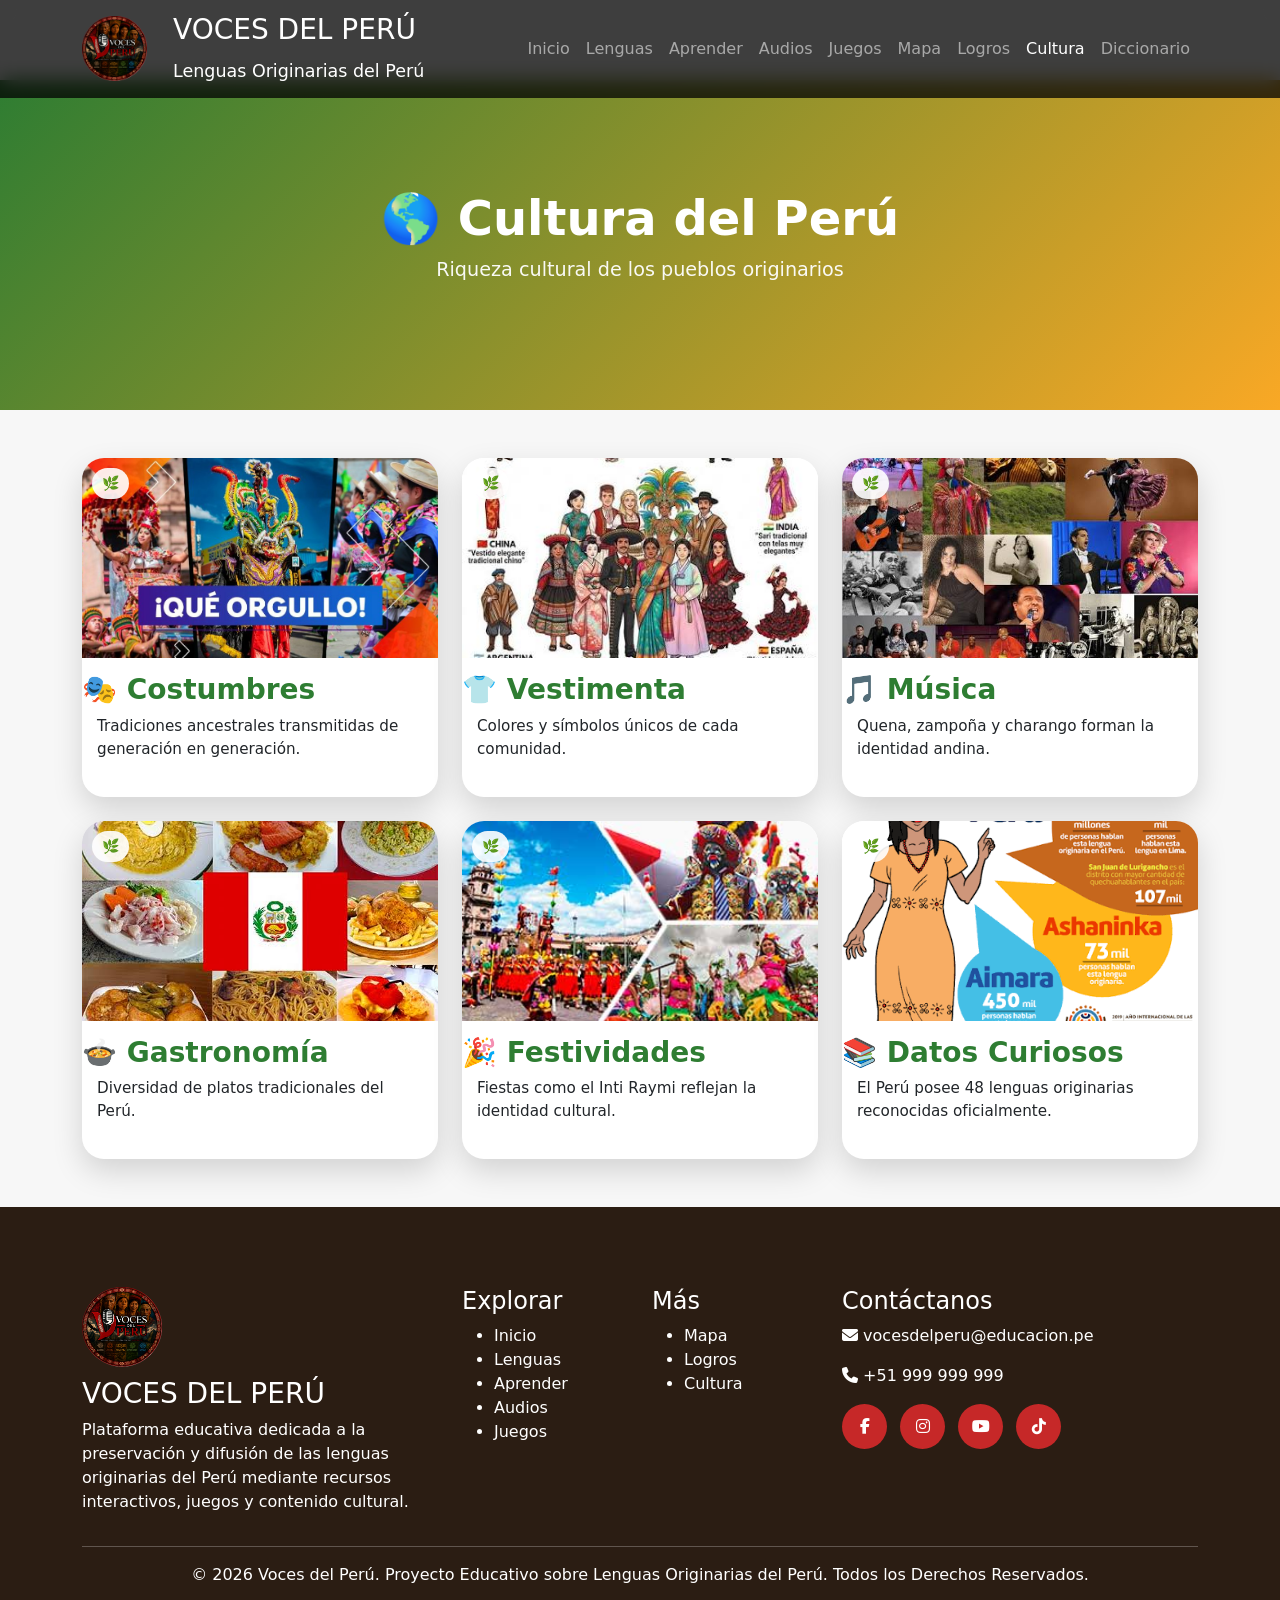
<file: html/cultura.html>
<!DOCTYPE html>
<html lang="es">
<head>
    <meta charset="UTF-8">
    <meta name="viewport" content="width=device-width, initial-scale=1.0">
    <title>Cultura | Voces del Perú</title>
    <link href="https://cdn.jsdelivr.net/npm/bootstrap@5.3.5/dist/css/bootstrap.min.css" rel="stylesheet">
    <link rel="stylesheet" href="https://cdnjs.cloudflare.com/ajax/libs/font-awesome/6.6.0/css/all.min.css">
    <link rel="stylesheet" href="../css/estilos.css">
    <link rel="stylesheet" href="../css/cultura.css">
</head>

<body>
    <nav class="navbar navbar-expand-lg navbar-dark fixed-top menuPrincipal">

        <div class="container">

            <a class="navbar-brand d-flex align-items-center" href="../index.html">

                <img src="../media/img/logo.png" class="logo" alt="Logo">

                <div class="ms-3">
                    <h3>VOCES DEL PERÚ</h3>
                    <small>Lenguas Originarias del Perú</small>
                </div>

            </a>

            <button class="navbar-toggler" data-bs-toggle="collapse" data-bs-target="#menu">
                <span class="navbar-toggler-icon"></span>
            </button>

            <div class="collapse navbar-collapse" id="menu">

                <ul class="navbar-nav ms-auto">

                    <li class="nav-item"><a class="nav-link" href="../index.html">Inicio</a></li>
                    <li class="nav-item"><a class="nav-link" href="lenguas.html">Lenguas</a></li>
                    <li class="nav-item"><a class="nav-link" href="aprender.html">Aprender</a></li>
                    <li class="nav-item"><a class="nav-link" href="audios.html">Audios</a></li>
                    <li class="nav-item"><a class="nav-link" href="juegos.html">Juegos</a></li>
                    <li class="nav-item"><a class="nav-link" href="mapa.html">Mapa</a></li>
                    <li class="nav-item"><a class="nav-link" href="logros.html">Logros</a></li>
                    <li class="nav-item"><a class="nav-link active" href="cultura.html">Cultura</a></li>
                    <li class="nav-item"><a class="nav-link" href="diccionario.html">Diccionario</a></li>

                </ul>

            </div>

        </div>

    </nav>
    <section class="culturaHero text-center">

        <div class="container">

            <h1>🌎 Cultura del Perú</h1>
            <p>Riqueza cultural de los pueblos originarios</p>

        </div>

    </section>
    <section class="container py-5">

        <div class="row g-4">

            <div class="col-md-4">
                <div class="culturaCard">
                    <img src="../media/img/costumbres.jpg">
                    <h3>🎭 Costumbres</h3>
                    <p>Tradiciones ancestrales transmitidas de generación en generación.</p>
                </div>
            </div>

            <div class="col-md-4">
                <div class="culturaCard">
                    <img src="../media/img/vestimenta.jpg">
                    <h3>👕 Vestimenta</h3>
                    <p>Colores y símbolos únicos de cada comunidad.</p>
                </div>
            </div>

            <div class="col-md-4">
                <div class="culturaCard">
                    <img src="../media/img/musica.jpg">
                    <h3>🎵 Música</h3>
                    <p>Quena, zampoña y charango forman la identidad andina.</p>
                </div>
            </div>

            <div class="col-md-4">
                <div class="culturaCard">
                    <img src="../media/img/gastronomia.jpg">
                    <h3>🍲 Gastronomía</h3>
                    <p>Diversidad de platos tradicionales del Perú.</p>
                </div>
            </div>

            <div class="col-md-4">
                <div class="culturaCard">
                    <img src="../media/img/festividades.jpg">
                    <h3>🎉 Festividades</h3>
                    <p>Fiestas como el Inti Raymi reflejan la identidad cultural.</p>
                </div>
            </div>

            <div class="col-md-4">
                <div class="culturaCard">
                    <img src="../media/img/datos curiosos.png">
                    <h3>📚 Datos Curiosos</h3>
                    <p>El Perú posee 48 lenguas originarias reconocidas oficialmente.</p>
                </div>
            </div>

        </div>

    </section>
    <footer class="footer">

        <div class="container">

            <div class="row gy-4">

                <div class="col-lg-4">

                    <img src="../media/img/logo.png" class="footerLogo" alt="Logo Voces del Perú">

                    <h3>VOCES DEL PERÚ</h3>

                    <p>
                        Plataforma educativa dedicada a la preservación y difusión de las
                        lenguas originarias del Perú mediante recursos interactivos,
                        juegos y contenido cultural.
                    </p>

                </div>

                <div class="col-lg-2">

                    <h4>Explorar</h4>

                    <ul>
                        <li><a href="../index.html">Inicio</a></li>
                        <li><a href="lenguas.html">Lenguas</a></li>
                        <li><a href="aprender.html">Aprender</a></li>
                        <li><a href="audios.html">Audios</a></li>
                        <li><a href="juegos.html">Juegos</a></li>
                    </ul>

                </div>

                <div class="col-lg-2">

                    <h4>Más</h4>

                    <ul>
                        <li><a href="mapa.html">Mapa</a></li>
                        <li><a href="logros.html">Logros</a></li>
                        <li><a href="cultura.html">Cultura</a></li>
                    </ul>

                </div>

                <div class="col-lg-4">

                    <h4>Contáctanos</h4>

                    <p><i class="fa-solid fa-envelope"></i> vocesdelperu@educacion.pe</p>
                    <p><i class="fa-solid fa-phone"></i> +51 999 999 999</p>

                    <div class="redes">
                        <a href="#"><i class="fab fa-facebook-f"></i></a>
                        <a href="#"><i class="fab fa-instagram"></i></a>
                        <a href="#"><i class="fab fa-youtube"></i></a>
                        <a href="#"><i class="fab fa-tiktok"></i></a>
                    </div>

                </div>

            </div>

            <hr>

            <div class="text-center">
                  © 2026 Voces del Perú. Proyecto Educativo sobre Lenguas Originarias del Perú. Todos los Derechos Reservados.
            </div>

        </div>

    </footer>

</body>

</html>
</file>
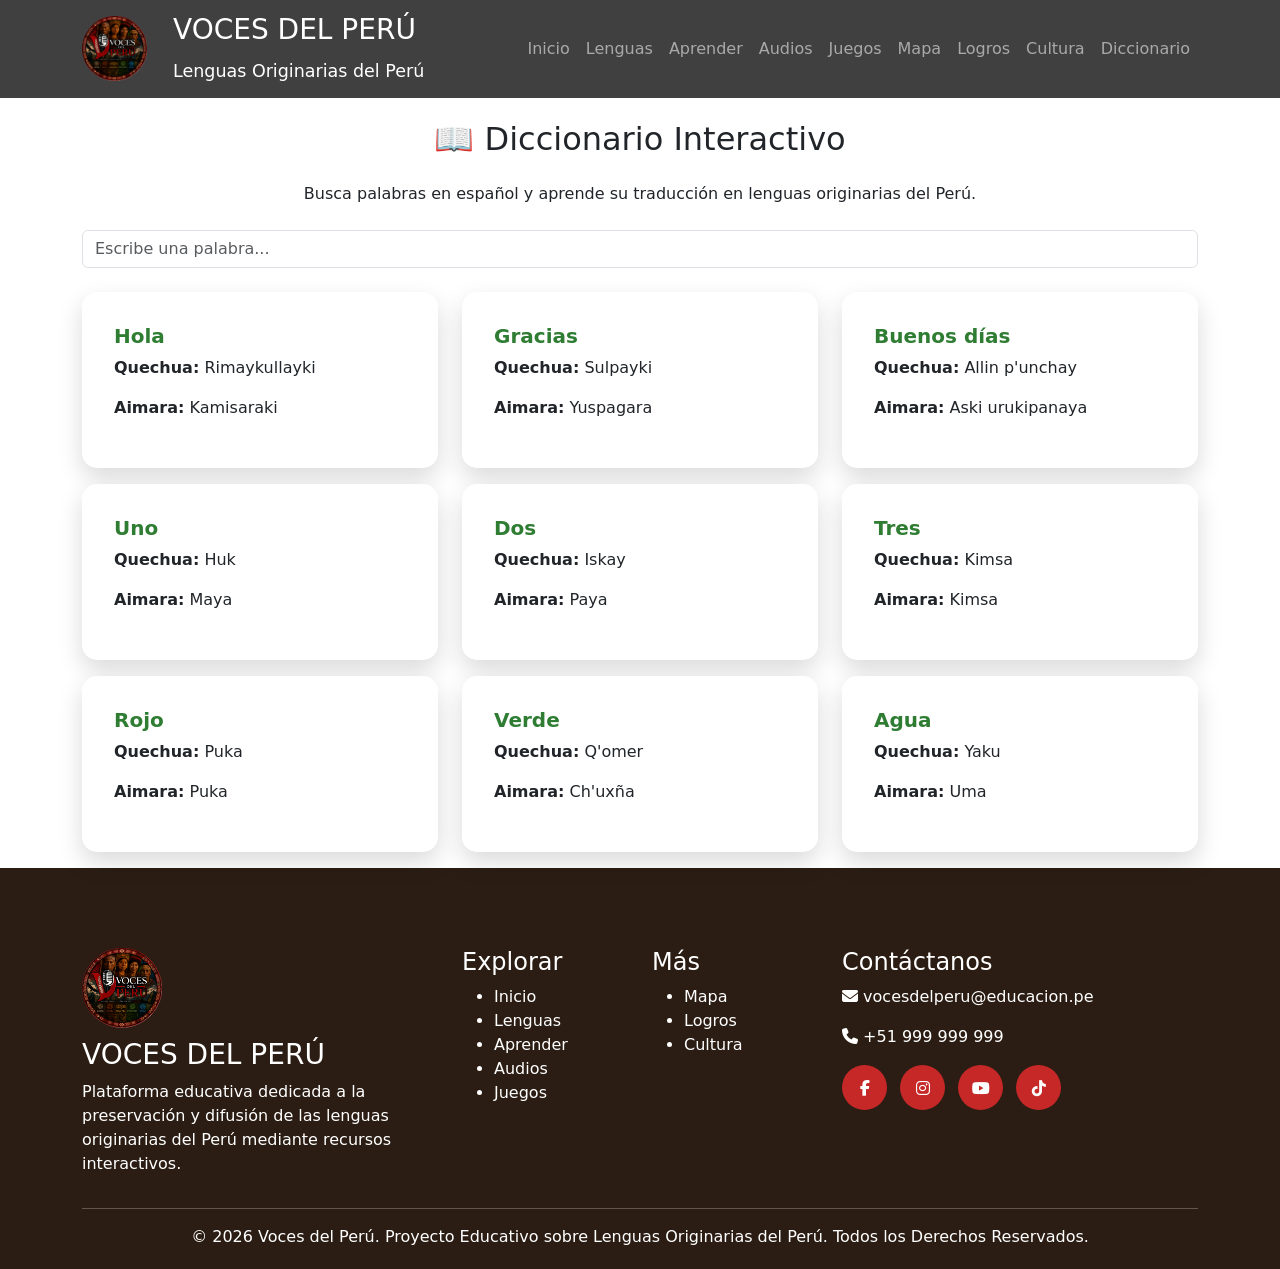
<file: html/diccionario.html>
<!DOCTYPE html>
<html lang="es">

<head>
    <meta charset="UTF-8">
    <meta name="viewport" content="width=device-width, initial-scale=1.0">
    <title>Diccionario | Voces del Perú</title>

    <!-- Bootstrap -->
    <link href="https://cdn.jsdelivr.net/npm/bootstrap@5.3.5/dist/css/bootstrap.min.css" rel="stylesheet">

    <!-- Iconos -->
    <link rel="stylesheet" href="https://cdnjs.cloudflare.com/ajax/libs/font-awesome/6.6.0/css/all.min.css">

    <!-- CSS general -->
    <link rel="stylesheet" href="../css/estilos.css">
    <link rel="stylesheet" href="../css/diccionario.css">
</head>

<body>

    <nav class="navbar navbar-expand-lg navbar-dark fixed-top menuPrincipal">

        <div class="container">

            <a class="navbar-brand d-flex align-items-center" href="../index.html">

                <img src="../media/img/logo.png" class="logo" alt="Logo">

                <div class="ms-3">
                    <h3>VOCES DEL PERÚ</h3>
                    <small>Lenguas Originarias del Perú</small>
                </div>

            </a>

            <button class="navbar-toggler" data-bs-toggle="collapse" data-bs-target="#menu">
                <span class="navbar-toggler-icon"></span>
            </button>

            <div class="collapse navbar-collapse" id="menu">

                <ul class="navbar-nav ms-auto">

                    <li class="nav-item"><a class="nav-link" href="../index.html">Inicio</a></li>
                    <li class="nav-item"><a class="nav-link" href="lenguas.html">Lenguas</a></li>
                    <li class="nav-item"><a class="nav-link" href="aprender.html">Aprender</a></li>
                    <li class="nav-item"><a class="nav-link" href="audios.html">Audios</a></li>
                    <li class="nav-item"><a class="nav-link" href="juegos.html">Juegos</a></li>
                    <li class="nav-item"><a class="nav-link" href="mapa.html">Mapa</a></li>
                    <li class="nav-item"><a class="nav-link" href="logros.html">Logros</a></li>
                    <li class="nav-item"><a class="nav-link" href="cultura.html">Cultura</a></li>
                    <li class="nav-item"><a class="nav-link" href="diccionario.html">Diccionario</a></li>

                </ul>

            </div>

        </div>

    </nav>

    <!-- ================= CONTENIDO ================= -->
    <section class="container" style="margin-top:120px">

        <h2 class="text-center mb-4">📖 Diccionario Interactivo</h2>

        <p class="text-center mb-4">
            Busca palabras en español y aprende su traducción en lenguas originarias del Perú.
        </p>

        <input type="text" id="buscador" class="form-control mb-4" placeholder="Escribe una palabra...">

        <div class="row" id="contenedorDiccionario"></div>

    </section>

    <!-- ================= FOOTER (IGUAL AL INDEX) ================= -->
    <footer class="footer">

        <div class="container">

            <div class="row gy-4">

                <!-- LOGO -->
                <div class="col-lg-4">

                    <img src="../media/img/logo.png" class="footerLogo" alt="Logo">

                    <h3>VOCES DEL PERÚ</h3>

                    <p>
                        Plataforma educativa dedicada a la preservación y difusión de las
                        lenguas originarias del Perú mediante recursos interactivos.
                    </p>

                </div>

                <!-- ENLACES -->
                <div class="col-lg-2">

                    <h4>Explorar</h4>

                    <ul>
                        <li><a href="../index.html">Inicio</a></li>
                        <li><a href="lenguas.html">Lenguas</a></li>
                        <li><a href="aprender.html">Aprender</a></li>
                        <li><a href="audios.html">Audios</a></li>
                        <li><a href="juegos.html">Juegos</a></li>
                    </ul>

                </div>

                <!-- MÁS -->
                <div class="col-lg-2">

                    <h4>Más</h4>

                    <ul>
                        <li><a href="mapa.html">Mapa</a></li>
                        <li><a href="logros.html">Logros</a></li>
                        <li><a href="cultura.html">Cultura</a></li>
                    </ul>

                </div>

                <!-- CONTACTO -->
                <div class="col-lg-4">

                    <h4>Contáctanos</h4>

                    <p><i class="fa-solid fa-envelope"></i> vocesdelperu@educacion.pe</p>
                    <p><i class="fa-solid fa-phone"></i> +51 999 999 999</p>

                    <div class="redes">
                        <a href="#"><i class="fab fa-facebook-f"></i></a>
                        <a href="#"><i class="fab fa-instagram"></i></a>
                        <a href="#"><i class="fab fa-youtube"></i></a>
                        <a href="#"><i class="fab fa-tiktok"></i></a>
                    </div>

                </div>

            </div>

            <hr>

            <div class="text-center">
                © 2026 Voces del Perú. Proyecto Educativo sobre Lenguas Originarias del Perú. Todos los Derechos Reservados.
            </div>

        </div>

    </footer>

    <script src="../js/diccionario.js"></script>

</body>

</html>
</file>
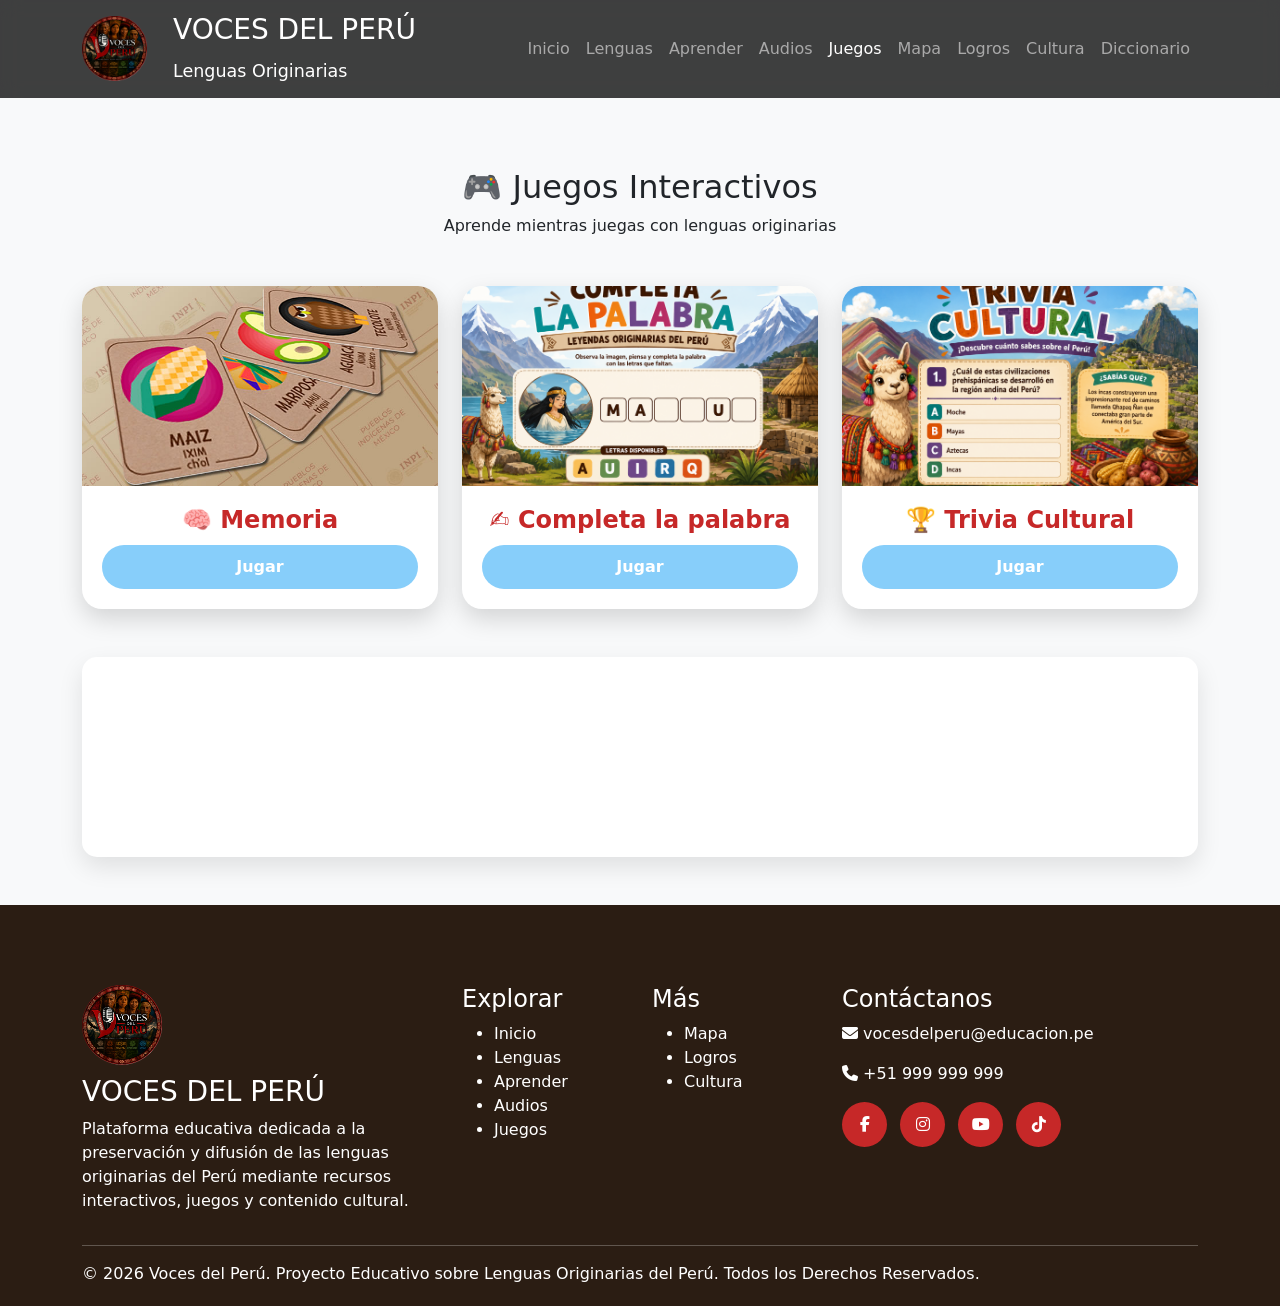
<file: html/juegos.html>
<!DOCTYPE html>
<html lang="es">

<head>
    <meta charset="UTF-8">
    <title>Juegos | Voces del Perú</title>

    <link href="https://cdn.jsdelivr.net/npm/bootstrap@5.3.5/dist/css/bootstrap.min.css" rel="stylesheet">
    <link rel="stylesheet" href="https://cdnjs.cloudflare.com/ajax/libs/font-awesome/6.6.0/css/all.min.css">

    <link rel="stylesheet" href="../css/estilos.css">
    <link rel="stylesheet" href="../css/juegos.css">
</head>

<body>

    <nav class="navbar navbar-expand-lg navbar-dark fixed-top menuPrincipal">
        <div class="container">

            <a class="navbar-brand d-flex align-items-center" href="../index.html">
                <img src="../media/img/logo.png" class="logo" alt="Logo">
                <div class="ms-3">
                    <h3>VOCES DEL PERÚ</h3>
                    <small>Lenguas Originarias</small>
                </div>
            </a>

            <button class="navbar-toggler" data-bs-toggle="collapse" data-bs-target="#menu">
                <span class="navbar-toggler-icon"></span>
            </button>

            <div class="collapse navbar-collapse" id="menu">
                <ul class="navbar-nav ms-auto">
                    <li class="nav-item"><a class="nav-link" href="../index.html">Inicio</a></li>
                    <li class="nav-item"><a class="nav-link" href="lenguas.html">Lenguas</a></li>
                    <li class="nav-item"><a class="nav-link" href="aprender.html">Aprender</a></li>
                    <li class="nav-item"><a class="nav-link" href="audios.html">Audios</a></li>
                    <li class="nav-item"><a class="nav-link active" href="juegos.html">Juegos</a></li>
                    <li class="nav-item"><a class="nav-link" href="mapa.html">Mapa</a></li>
                    <li class="nav-item"><a class="nav-link" href="logros.html">Logros</a></li>
                    <li class="nav-item"><a class="nav-link" href="cultura.html">Cultura</a></li>
                    <li class="nav-item"><a class="nav-link" href="diccionario.html">Diccionario</a></li>
                </ul>
            </div>

        </div>
    </nav>

    <section class="py-5" style="margin-top:120px">

        <div class="container text-center">

            <h2 class="tituloSeccion">🎮 Juegos Interactivos</h2>
            <p>Aprende mientras juegas con lenguas originarias</p>

            <!-- 🔥 IMPORTANTE: todo dentro de row -->
            <div class="row g-4 mt-4">

                <div class="col-md-4">
                    <div class="cardJuego">

                        <img src="../media/img/memoria.jpg" alt="Memoria">

                        <div class="contenidoJuego">
                            <h4>🧠 Memoria</h4>
                            <button class="btn btnOpcion w-100" onclick="iniciarMemoria()">
                                Jugar
                            </button>
                        </div>

                    </div>
                </div>

                <div class="col-md-4">
                    <div class="cardJuego">

                        <img src="../media/img/palabra.png" alt="Palabra">

                        <div class="contenidoJuego">
                            <h4>✍ Completa la palabra</h4>
                            <button class="btn btnOpcion w-100" onclick="iniciarCompletar()">
                                Jugar
                            </button>
                        </div>

                    </div>
                </div>

                <div class="col-md-4">
                    <div class="cardJuego">

                        <img src="../media/img/trivia.png" alt="Trivia">

                        <div class="contenidoJuego">
                            <h4>🏆 Trivia Cultural</h4>
                            <button class="btn btnOpcion w-100" onclick="iniciarTrivia()">
                                Jugar
                            </button>
                        </div>

                    </div>
                </div>

            </div>

            <!-- zona juego -->
            <div id="zonaJuego" class="mt-5"></div>

        </div>

    </section>
    <footer class="footer">

        <div class="container">

            <div class="row gy-4">

                <!-- LOGO -->

                <div class="col-lg-4">

                    <img src="../media/img/logo.png" class="footerLogo" alt="Logo Voces del Perú">

                    <h3>VOCES DEL PERÚ</h3>

                    <p>

                        Plataforma educativa dedicada a la preservación y difusión de las
                        lenguas originarias del Perú mediante recursos interactivos,
                        juegos y contenido cultural.

                    </p>

                </div>
                <div class="col-lg-2">

                    <h4>Explorar</h4>

                    <ul>

                        <li><a href="index.html">Inicio</a></li>

                        <li><a href="html/lenguas.html">Lenguas</a></li>

                        <li><a href="html/aprender.html">Aprender</a></li>

                        <li><a href="html/audios.html">Audios</a></li>

                        <li><a href="html/juegos.html">Juegos</a></li>

                    </ul>

                </div>
                <div class="col-lg-2">

                    <h4>Más</h4>

                    <ul>

                        <li><a href="html/mapa.html">Mapa</a></li>

                        <li><a href="html/logros.html">Logros</a></li>

                        <li><a href="html/cultura.html">Cultura</a></li>

                    </ul>

                </div>
                <div class="col-lg-4">

                    <h4>Contáctanos</h4>

                    <p>

                        <i class="fa-solid fa-envelope"></i>

                        vocesdelperu@educacion.pe

                    </p>

                    <p>

                        <i class="fa-solid fa-phone"></i>

                        +51 999 999 999

                    </p>

                    <div class="redes">

                        <a href="#"><i class="fab fa-facebook-f"></i></a>

                        <a href="#"><i class="fab fa-instagram"></i></a>

                        <a href="#"><i class="fab fa-youtube"></i></a>

                        <a href="#"><i class="fab fa-tiktok"></i></a>

                    </div>

                </div>

            </div>

            <hr>

            <div class="copyright">

                © 2026 Voces del Perú. Proyecto Educativo sobre Lenguas Originarias del Perú. Todos los Derechos
                Reservados.

            </div>

        </div>

    </footer>

    <script src="../js/juegos.js"></script>
</body>

</html>
</file>
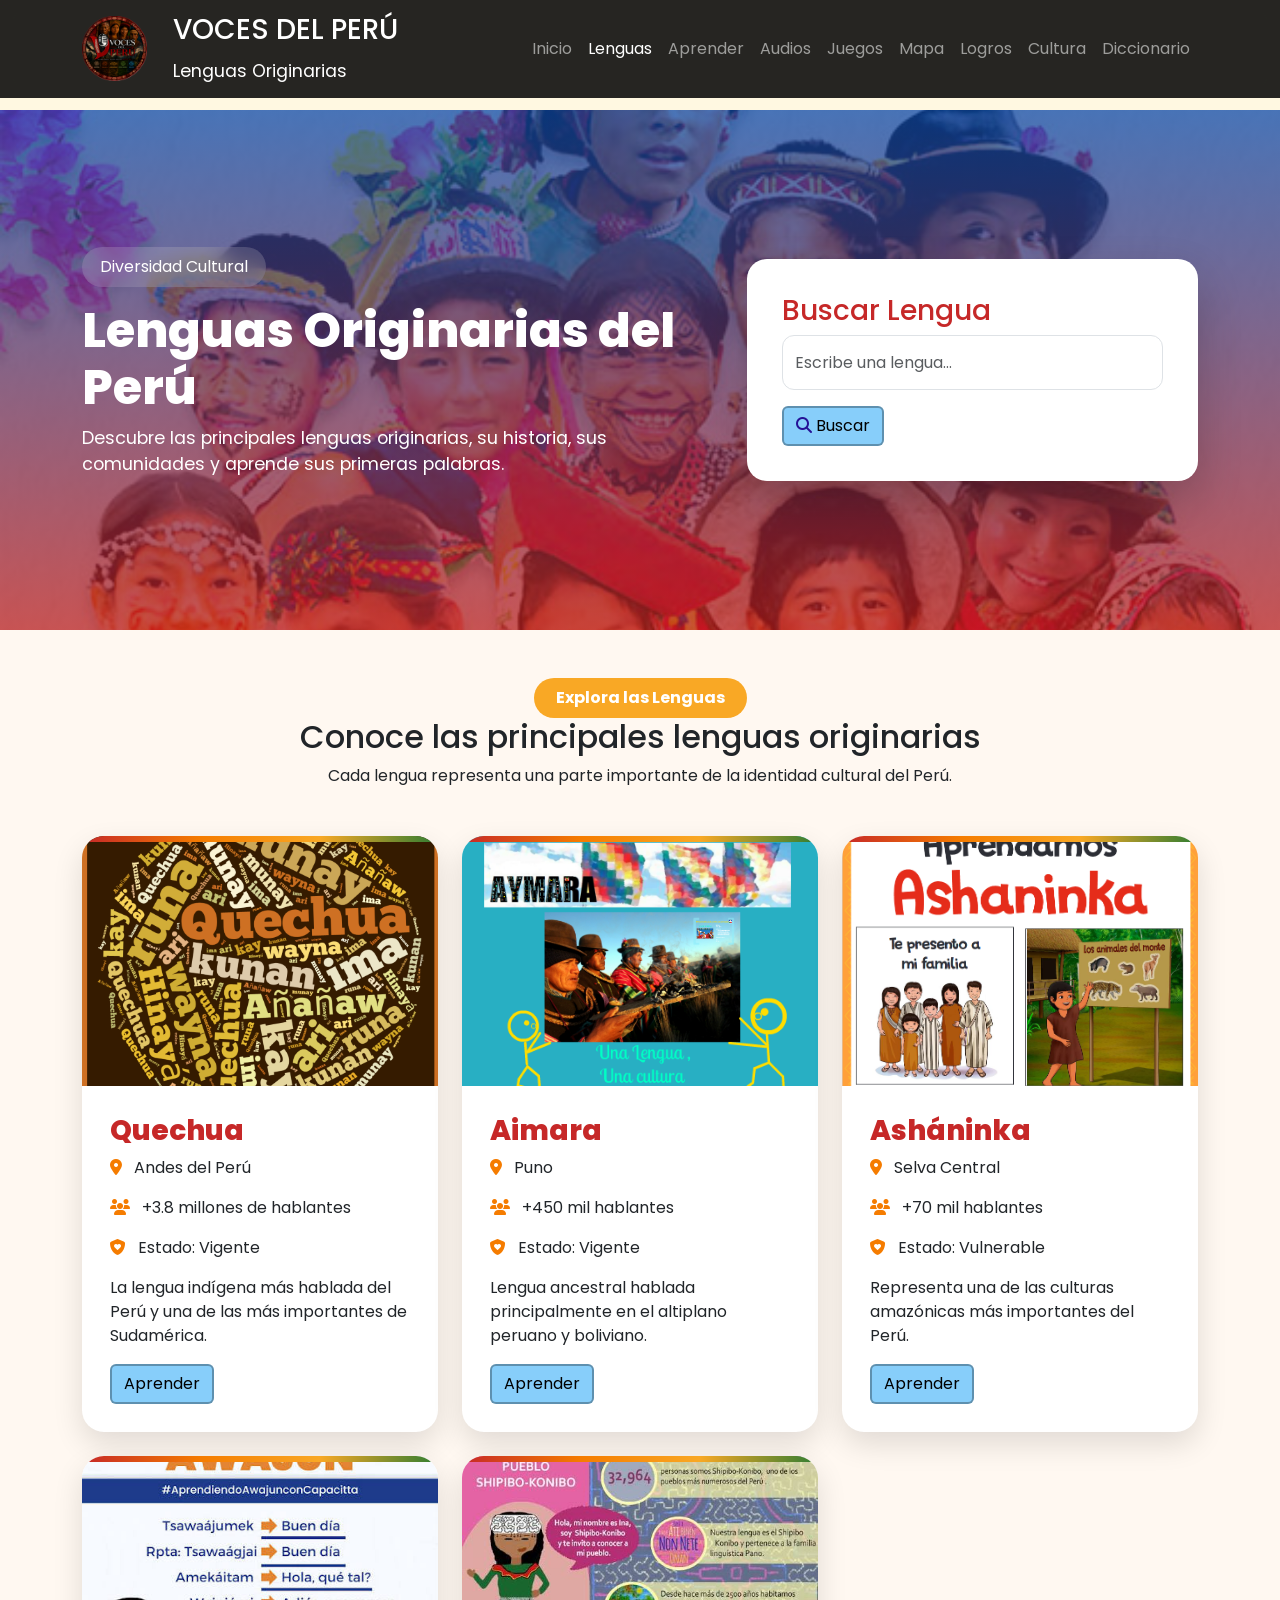
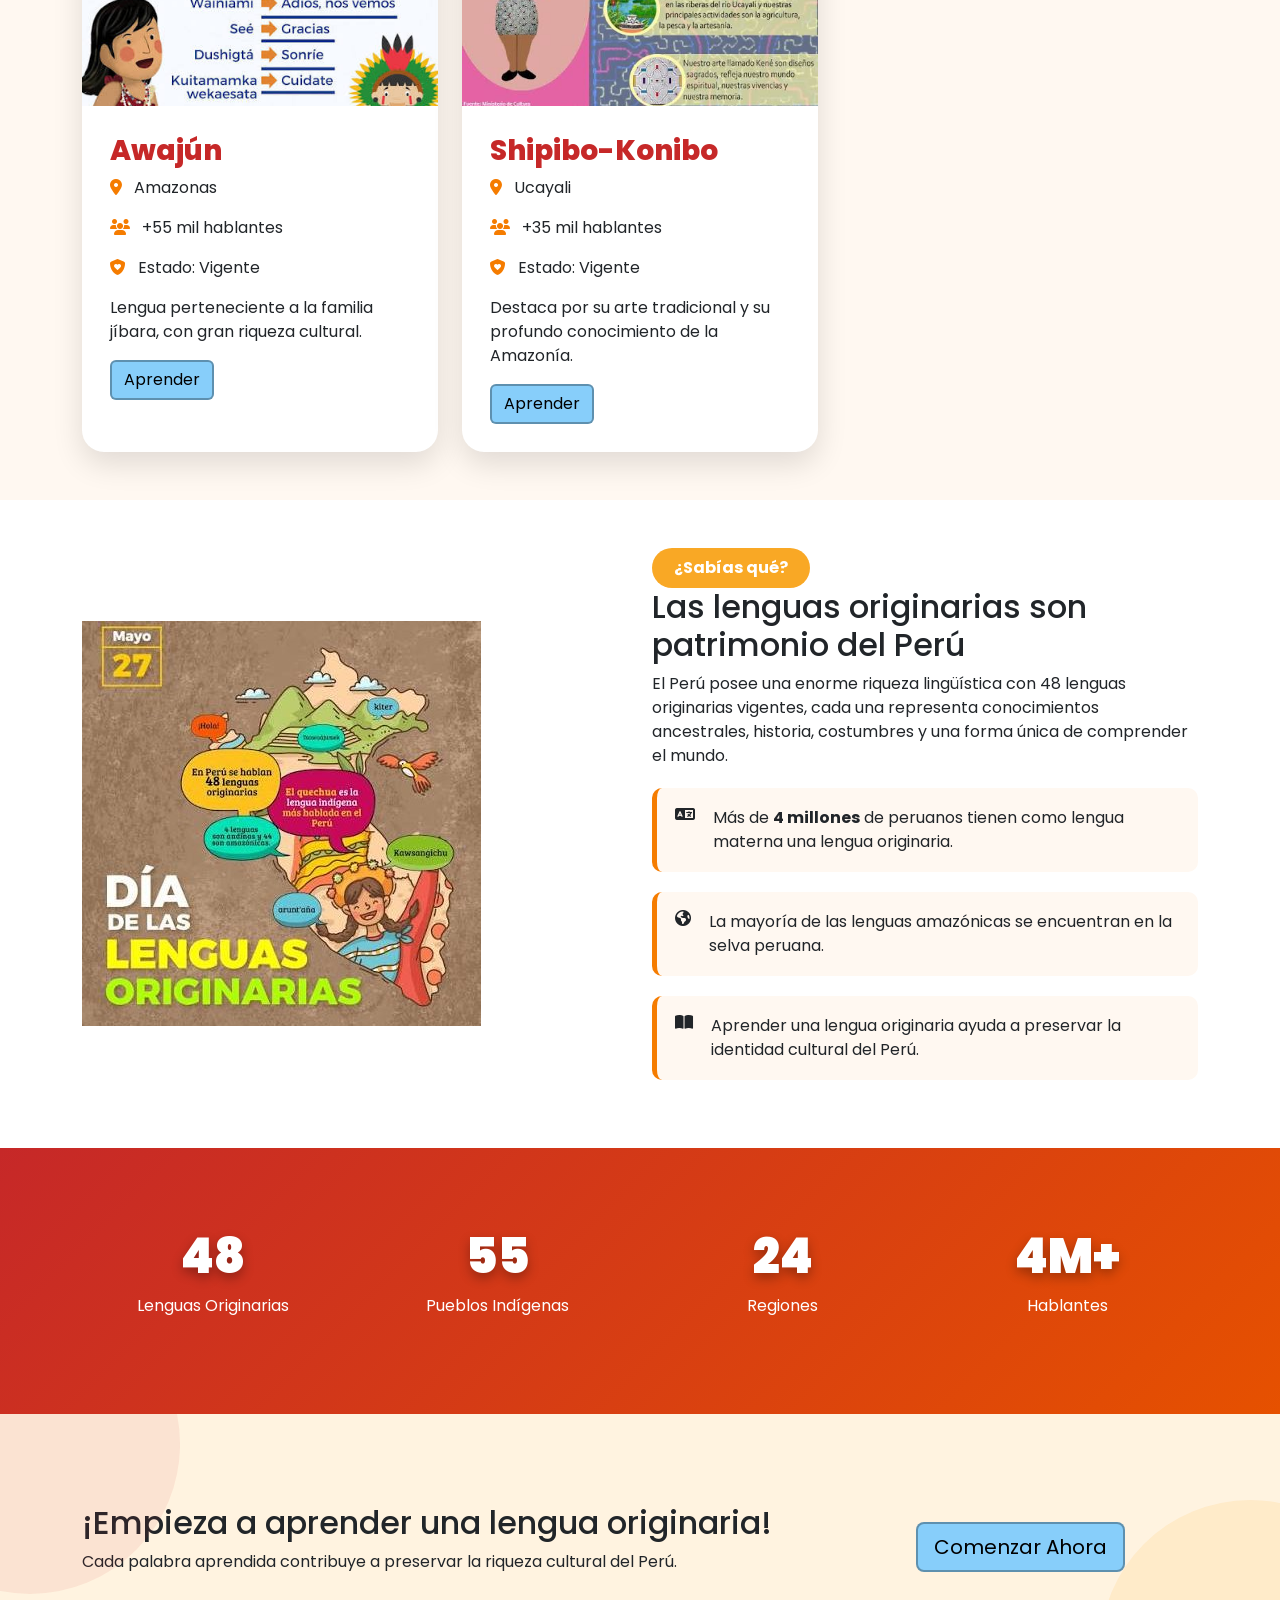
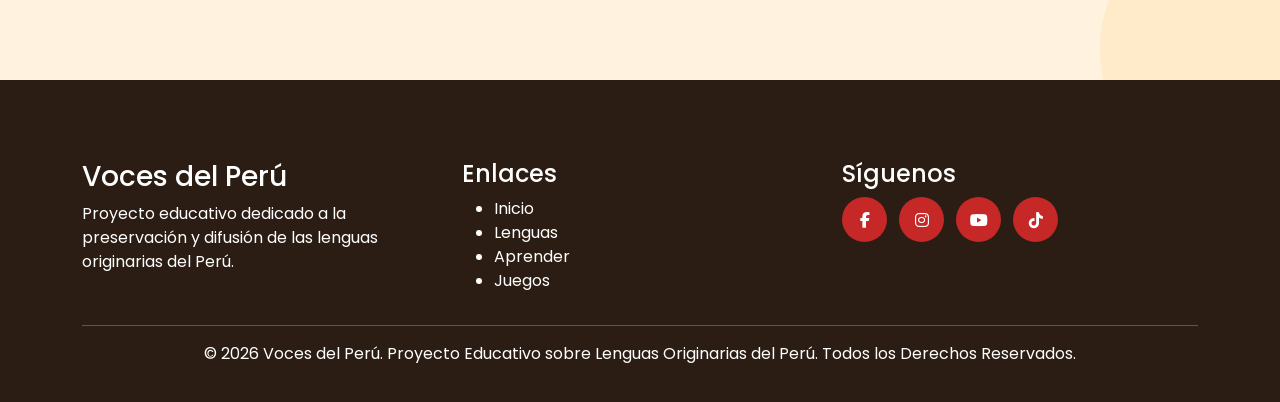
<file: html/lenguas.html>
<!DOCTYPE html>
<html lang="es">

<head>
    <meta charset="UTF-8">
    <meta name="viewport" content="width=device-width, initial-scale=1.0">
    <title>Lenguas Originarias | Voces del Perú</title>
    <link href="https://cdn.jsdelivr.net/npm/bootstrap@5.3.5/dist/css/bootstrap.min.css" rel="stylesheet">
    <link rel="stylesheet" href="https://cdnjs.cloudflare.com/ajax/libs/font-awesome/6.6.0/css/all.min.css">
    <link rel="stylesheet" href="https://unpkg.com/aos@2.3.4/dist/aos.css">
    <link rel="stylesheet" href="../css/estilos.css">
    <link rel="stylesheet" href="../css/lenguas.css">

</head>

<body>

    <nav class="navbar navbar-expand-lg navbar-dark fixed-top menuPrincipal">

        <div class="container">

            <a class="navbar-brand d-flex align-items-center" href="../index.html">

                <img src="../media/img/logo.png" class="logo">

                <div class="ms-3">

                    <h3>VOCES DEL PERÚ</h3>

                    <small>
                        Lenguas Originarias
                    </small>

                </div>

            </a>

            <button class="navbar-toggler" type="button" data-bs-toggle="collapse" data-bs-target="#menu">

                <span class="navbar-toggler-icon"></span>

            </button>

            <div class="collapse navbar-collapse" id="menu">

                <ul class="navbar-nav ms-auto">

                    <li class="nav-item">

                        <a class="nav-link" href="../index.html">

                            Inicio

                        </a>

                    </li>

                    <li class="nav-item">

                        <a class="nav-link active" href="lenguas.html">

                            Lenguas

                        </a>

                    </li>

                    <li class="nav-item">

                        <a class="nav-link" href="aprender.html">

                            Aprender

                        </a>

                    </li>

                    <li class="nav-item">

                        <a class="nav-link" href="audios.html">

                            Audios

                        </a>

                    </li>

                    <li class="nav-item">

                        <a class="nav-link" href="juegos.html">

                            Juegos

                        </a>

                    </li>

                    <li class="nav-item">

                        <a class="nav-link" href="mapa.html">

                            Mapa

                        </a>

                    </li>

                    <li class="nav-item">

                        <a class="nav-link" href="logros.html">

                            Logros

                        </a>

                    </li>

                    <li class="nav-item">

                        <a class="nav-link" href="cultura.html">

                            Cultura

                        </a>

                    </li>
                    <li class="nav-item">

                        <a class="nav-link" href="diccionario.html">

                           Diccionario

                        </a>

                    </li>

                </ul>

            </div>

        </div>

    </nav>

    <header class="bannerLenguas">

        <div class="overlayBanner">

            <div class="container">

                <div class="row align-items-center">

                    <div class="col-lg-7">

                        <span class="etiqueta">

                            Diversidad Cultural

                        </span>

                        <h1>

                            Lenguas Originarias del Perú

                        </h1>

                        <p>

                            Descubre las principales lenguas originarias,
                            su historia, sus comunidades y aprende sus
                            primeras palabras.

                        </p>

                    </div>

                    <div class="col-lg-5">

                        <div class="buscadorLenguas">

                            <h3>Buscar Lengua</h3>

                            <input type="text" class="form-control" id="buscarLengua"
                                placeholder="Escribe una lengua...">

                            <button class="btn btnExplorar mt-3">
                                <i class="fa fa-search"></i>
                                Buscar
                            </button>

                        </div>

                    </div>

                </div>

            </div>

        </div>

    </header>

    <section class="catalogoLenguas py-5">

        <div class="container">

            <div class="text-center mb-5">

                <span class="subtitulo">

                    Explora las Lenguas

                </span>

                <h2 class="tituloSeccion">

                    Conoce las principales lenguas originarias

                </h2>

                <p>

                    Cada lengua representa una parte importante de la identidad cultural del Perú.

                </p>

            </div>

            <div class="row g-4">

                <!-- QUECHUA -->

                <div class="col-lg-4 col-md-6" data-aos="fade-up">

                    <div class="cardLengua">

                        <img src="../media/img/quechua.png" alt="Quechua">

                        <div class="contenidoLengua">

                            <h3>Quechua</h3>

                            <p><i class="fa-solid fa-location-dot"></i> Andes del Perú</p>

                            <p><i class="fa-solid fa-users"></i> +3.8 millones de hablantes</p>

                            <p><i class="fa-solid fa-shield-heart"></i> Estado: Vigente</p>

                            <p>

                                La lengua indígena más hablada del Perú y una de las más importantes de Sudamérica.

                            </p>

                            <a href="aprender.html" class="btn btnExplorar">

                                Aprender

                            </a>

                        </div>

                    </div>

                </div>

                <div class="col-lg-4 col-md-6" data-aos="fade-up">

                    <div class="cardLengua">

                        <img src="../media/img/aymara.png" alt="Aimara">

                        <div class="contenidoLengua">

                            <h3>Aimara</h3>

                            <p><i class="fa-solid fa-location-dot"></i> Puno</p>

                            <p><i class="fa-solid fa-users"></i> +450 mil hablantes</p>

                            <p><i class="fa-solid fa-shield-heart"></i> Estado: Vigente</p>

                            <p>

                                Lengua ancestral hablada principalmente en el altiplano peruano y boliviano.

                            </p>

                            <a href="aprender.html" class="btn btnExplorar">

                                Aprender

                            </a>

                        </div>

                    </div>

                </div>

                <!-- ASHÁNINKA -->

                <div class="col-lg-4 col-md-6" data-aos="fade-up">

                    <div class="cardLengua">

                        <img src="../media/img/ashaninka.png" alt="Asháninka">

                        <div class="contenidoLengua">

                            <h3>Asháninka</h3>

                            <p><i class="fa-solid fa-location-dot"></i> Selva Central</p>

                            <p><i class="fa-solid fa-users"></i> +70 mil hablantes</p>

                            <p><i class="fa-solid fa-shield-heart"></i> Estado: Vulnerable</p>

                            <p>

                                Representa una de las culturas amazónicas más importantes del Perú.

                            </p>

                            <a href="aprender.html" class="btn btnExplorar">

                                Aprender

                            </a>

                        </div>

                    </div>

                </div>

                <!-- AWAJÚN -->

                <div class="col-lg-4 col-md-6" data-aos="fade-up">

                    <div class="cardLengua">

                        <img src="../media/img/awajun.jpg" alt="Awajún">

                        <div class="contenidoLengua">

                            <h3>Awajún</h3>

                            <p><i class="fa-solid fa-location-dot"></i> Amazonas</p>

                            <p><i class="fa-solid fa-users"></i> +55 mil hablantes</p>

                            <p><i class="fa-solid fa-shield-heart"></i> Estado: Vigente</p>

                            <p>

                                Lengua perteneciente a la familia jíbara, con gran riqueza cultural.

                            </p>

                            <a href="aprender.html" class="btn btnExplorar">

                                Aprender

                            </a>

                        </div>

                    </div>

                </div>

                <!-- SHIPIBO -->

                <div class="col-lg-4 col-md-6" data-aos="fade-up">

                    <div class="cardLengua">

                        <img src="../media/img/shipibo.jpg" alt="Shipibo-Konibo">

                        <div class="contenidoLengua">

                            <h3>Shipibo-Konibo</h3>

                            <p><i class="fa-solid fa-location-dot"></i> Ucayali</p>

                            <p><i class="fa-solid fa-users"></i> +35 mil hablantes</p>

                            <p><i class="fa-solid fa-shield-heart"></i> Estado: Vigente</p>

                            <p>

                                Destaca por su arte tradicional y su profundo conocimiento de la Amazonía.

                            </p>

                            <a href="aprender.html" class="btn btnExplorar">

                                Aprender

                            </a>

                        </div>

                    </div>

                </div>

            </div>

        </div>

    </section>
    <section class="curiosidades py-5">

        <div class="container">

            <div class="row align-items-center">

                <div class="col-lg-6" data-aos="fade-right">

                    <img src="../media/img/curiosidades.jpg" class="img-fluid">

                </div>

                <div class="col-lg-6" data-aos="fade-left">

                    <span class="subtitulo">

                        ¿Sabías qué?

                    </span>

                    <h2 class="tituloSeccion">

                        Las lenguas originarias son patrimonio del Perú

                    </h2>

                    <p>

                        El Perú posee una enorme riqueza lingüística con 48 lenguas originarias vigentes,
                        cada una representa conocimientos ancestrales, historia, costumbres y una forma
                        única de comprender el mundo.

                    </p>

                    <div class="datoCurioso">

                        <i class="fa-solid fa-language"></i>

                        <span>

                            Más de <strong>4 millones</strong> de peruanos tienen como lengua materna
                            una lengua originaria.

                        </span>

                    </div>

                    <div class="datoCurioso">

                        <i class="fa-solid fa-earth-americas"></i>

                        <span>

                            La mayoría de las lenguas amazónicas se encuentran en la selva peruana.

                        </span>

                    </div>

                    <div class="datoCurioso">

                        <i class="fa-solid fa-book-open"></i>

                        <span>

                            Aprender una lengua originaria ayuda a preservar la identidad cultural del Perú.

                        </span>

                    </div>

                </div>

            </div>

        </div>

    </section>
    <section class="estadisticasLenguas">

        <div class="container">

            <div class="row text-center">

                <div class="col-md-3">

                    <div class="estadistica">

                        <h2>48</h2>

                        <p>Lenguas Originarias</p>

                    </div>

                </div>

                <div class="col-md-3">

                    <div class="estadistica">

                        <h2>55</h2>

                        <p>Pueblos Indígenas</p>

                    </div>

                </div>

                <div class="col-md-3">

                    <div class="estadistica">

                        <h2>24</h2>

                        <p>Regiones</p>

                    </div>

                </div>

                <div class="col-md-3">

                    <div class="estadistica">

                        <h2>4M+</h2>

                        <p>Hablantes</p>

                    </div>

                </div>

            </div>

        </div>

    </section>

    <section class="ctaLenguas">

        <div class="container">

            <div class="row align-items-center">

                <div class="col-lg-8">

                    <h2>

                        ¡Empieza a aprender una lengua originaria!

                    </h2>

                    <p>

                        Cada palabra aprendida contribuye a preservar la riqueza cultural del Perú.

                    </p>

                </div>

                <div class="col-lg-4 text-center">

                    <a href="aprender.html" class="btn btnExplorar btn-lg">

                        Comenzar Ahora

                    </a>

                </div>

            </div>

        </div>

    </section>

    <footer class="footer">

        <div class="container">

            <div class="row">

                <div class="col-lg-4">

                    <h3>Voces del Perú</h3>

                    <p>

                        Proyecto educativo dedicado a la preservación y difusión de las lenguas originarias del Perú.

                    </p>

                </div>

                <div class="col-lg-4">

                    <h4>Enlaces</h4>

                    <ul>

                        <li><a href="../index.html">Inicio</a></li>

                        <li><a href="lenguas.html">Lenguas</a></li>

                        <li><a href="aprender.html">Aprender</a></li>

                        <li><a href="juegos.html">Juegos</a></li>

                    </ul>

                </div>

                <div class="col-lg-4">

                    <h4>Síguenos</h4>

                    <div class="redes">

                        <a href="#"><i class="fab fa-facebook-f"></i></a>

                        <a href="#"><i class="fab fa-instagram"></i></a>

                        <a href="#"><i class="fab fa-youtube"></i></a>

                        <a href="#"><i class="fab fa-tiktok"></i></a>

                    </div>

                </div>

            </div>

            <hr>

            <p class="text-center">© 2026 Voces del Perú. Proyecto Educativo sobre Lenguas Originarias del Perú. Todos los Derechos Reservados.</p>

        </div>

    </footer>

    <script src="https://cdn.jsdelivr.net/npm/bootstrap@5.3.5/dist/js/bootstrap.bundle.min.js"></script>

    <script src="https://unpkg.com/aos@2.3.4/dist/aos.js"></script>

    <script>

        AOS.init({

            duration: 1000,

            once: true

        });

    </script>

    <script src="../js/lenguas.js"></script>

</body>

</html>
</file>
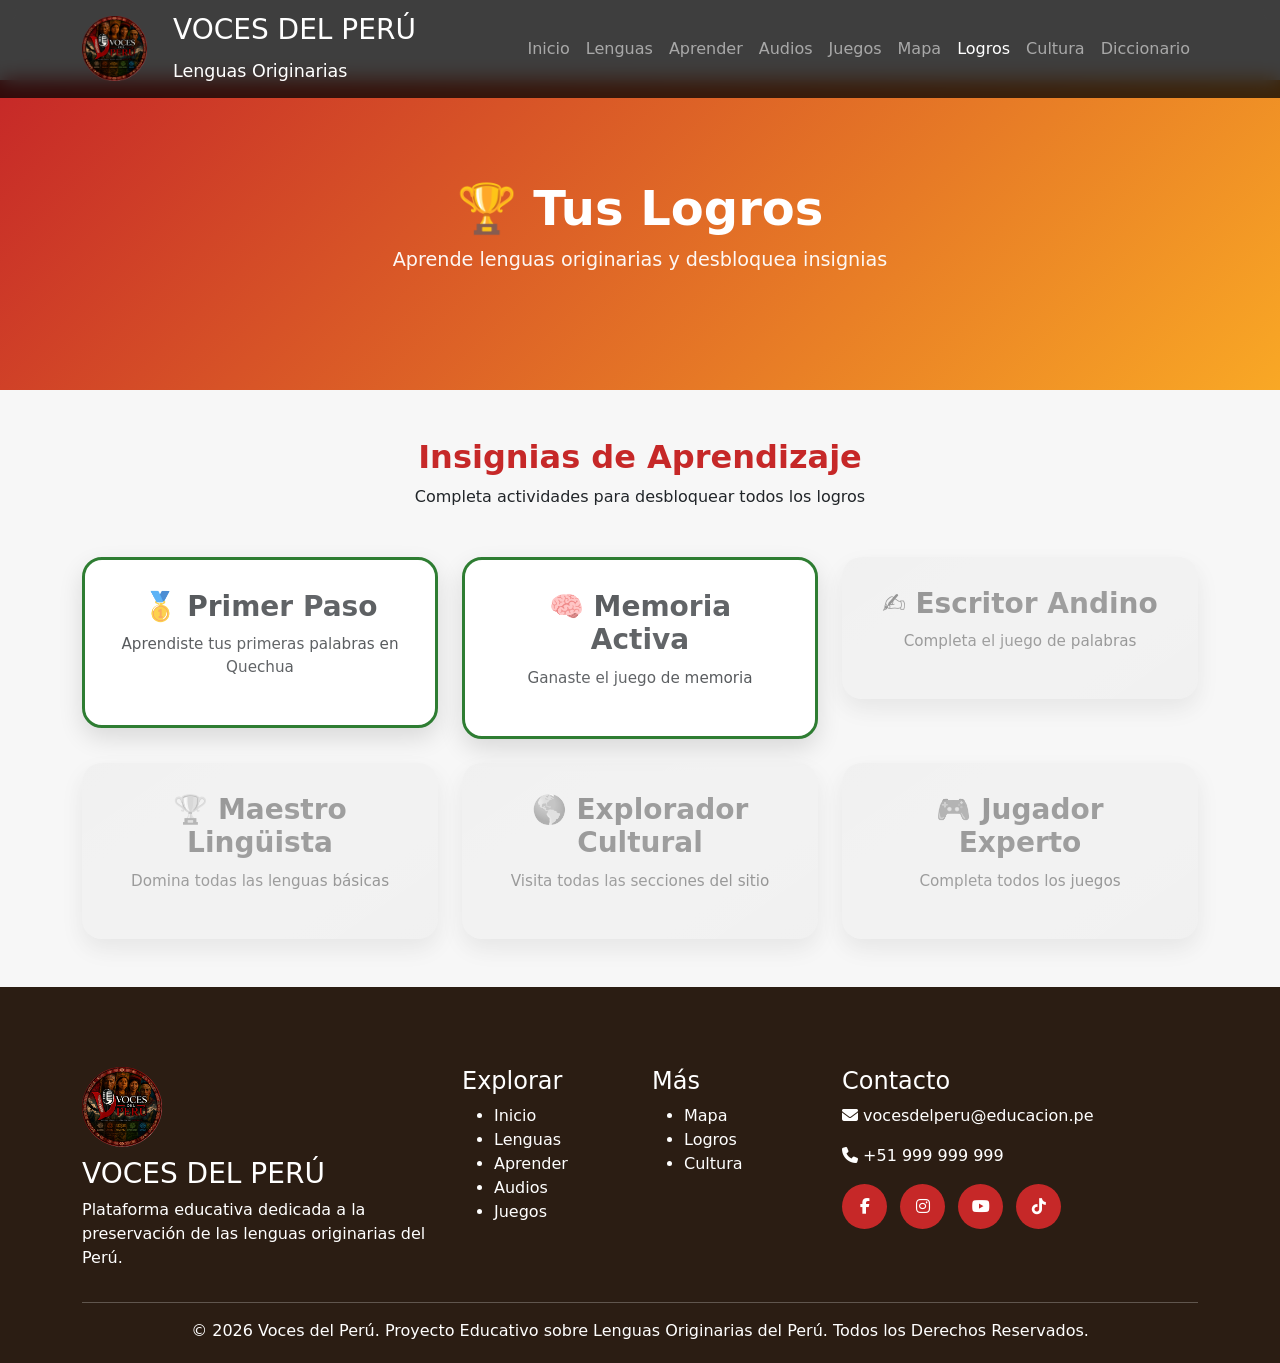
<file: html/logros.html>
<!DOCTYPE html>
<html lang="es">

<head>
    <meta charset="UTF-8">
    <meta name="viewport" content="width=device-width, initial-scale=1.0">
    <title>Logros | Voces del Perú</title>

    <!-- Bootstrap -->
    <link href="https://cdn.jsdelivr.net/npm/bootstrap@5.3.5/dist/css/bootstrap.min.css" rel="stylesheet">

    <!-- Iconos -->
    <link rel="stylesheet" href="https://cdnjs.cloudflare.com/ajax/libs/font-awesome/6.6.0/css/all.min.css">

    <!-- CSS global -->
    <link rel="stylesheet" href="../css/estilos.css">
    <link rel="stylesheet" href="../css/logros.css">
</head>

<body>

    <nav class="navbar navbar-expand-lg navbar-dark fixed-top menuPrincipal">

        <div class="container">

            <a class="navbar-brand d-flex align-items-center" href="../index.html">

                <img src="../media/img/logo.png" class="logo" alt="Logo">

                <div class="ms-3">
                    <h3>VOCES DEL PERÚ</h3>
                    <small>Lenguas Originarias</small>
                </div>

            </a>

            <button class="navbar-toggler" type="button" data-bs-toggle="collapse" data-bs-target="#menu">
                <span class="navbar-toggler-icon"></span>
            </button>

            <div class="collapse navbar-collapse" id="menu">

                <ul class="navbar-nav ms-auto">

                    <li class="nav-item"><a class="nav-link" href="../index.html">Inicio</a></li>
                    <li class="nav-item"><a class="nav-link" href="lenguas.html">Lenguas</a></li>
                    <li class="nav-item"><a class="nav-link" href="aprender.html">Aprender</a></li>
                    <li class="nav-item"><a class="nav-link" href="audios.html">Audios</a></li>
                    <li class="nav-item"><a class="nav-link" href="juegos.html">Juegos</a></li>
                    <li class="nav-item"><a class="nav-link" href="mapa.html">Mapa</a></li>
                    <li class="nav-item"><a class="nav-link active" href="logros.html">Logros</a></li>
                    <li class="nav-item"><a class="nav-link" href="cultura.html">Cultura</a></li>
                    <li class="nav-item"><a class="nav-link" href="diccionario.html">Diccionario</a></li>

                </ul>

            </div>

        </div>

    </nav>

    <!-- ================= HERO ================= -->
    <section class="logrosHero text-center">

        <div class="container">

            <h1>🏆 Tus Logros</h1>
            <p>Aprende lenguas originarias y desbloquea insignias</p>

        </div>

    </section>

    <!-- ================= LOGROS ================= -->
    <section class="container py-5">

        <div class="text-center mb-5">
            <h2 class="tituloSeccion">Insignias de Aprendizaje</h2>
            <p>Completa actividades para desbloquear todos los logros</p>
        </div>

        <div class="row g-4">

            <!-- LOGRO 1 -->
            <div class="col-md-4">
                <div class="logroCard desbloqueado">
                    <h3>🥇 Primer Paso</h3>
                    <p>Aprendiste tus primeras palabras en Quechua</p>
                </div>
            </div>

            <!-- LOGRO 2 -->
            <div class="col-md-4">
                <div class="logroCard desbloqueado">
                    <h3>🧠 Memoria Activa</h3>
                    <p>Ganaste el juego de memoria</p>
                </div>
            </div>

            <!-- LOGRO 3 -->
            <div class="col-md-4">
                <div class="logroCard bloqueado">
                    <h3>✍ Escritor Andino</h3>
                    <p>Completa el juego de palabras</p>
                </div>
            </div>

            <!-- LOGRO 4 -->
            <div class="col-md-4">
                <div class="logroCard bloqueado">
                    <h3>🏆 Maestro Lingüista</h3>
                    <p>Domina todas las lenguas básicas</p>
                </div>
            </div>

            <!-- LOGRO 5 -->
            <div class="col-md-4">
                <div class="logroCard bloqueado">
                    <h3>🌎 Explorador Cultural</h3>
                    <p>Visita todas las secciones del sitio</p>
                </div>
            </div>

            <!-- LOGRO 6 -->
            <div class="col-md-4">
                <div class="logroCard bloqueado">
                    <h3>🎮 Jugador Experto</h3>
                    <p>Completa todos los juegos</p>
                </div>
            </div>

        </div>

    </section>

    <!-- ================= FOOTER (igual al index) ================= -->
    <footer class="footer">

        <div class="container">

            <div class="row gy-4">

                <div class="col-lg-4">

                    <img src="../media/img/logo.png" class="footerLogo" alt="Logo">

                    <h3>VOCES DEL PERÚ</h3>

                    <p>
                        Plataforma educativa dedicada a la preservación de las lenguas originarias del Perú.
                    </p>

                </div>

                <div class="col-lg-2">

                    <h4>Explorar</h4>

                    <ul>
                        <li><a href="../index.html">Inicio</a></li>
                        <li><a href="lenguas.html">Lenguas</a></li>
                        <li><a href="aprender.html">Aprender</a></li>
                        <li><a href="audios.html">Audios</a></li>
                        <li><a href="juegos.html">Juegos</a></li>
                    </ul>

                </div>

                <div class="col-lg-2">

                    <h4>Más</h4>

                    <ul>
                        <li><a href="mapa.html">Mapa</a></li>
                        <li><a href="logros.html">Logros</a></li>
                        <li><a href="cultura.html">Cultura</a></li>
                    </ul>

                </div>

                <div class="col-lg-4">

                    <h4>Contacto</h4>

                    <p><i class="fa-solid fa-envelope"></i> vocesdelperu@educacion.pe</p>
                    <p><i class="fa-solid fa-phone"></i> +51 999 999 999</p>

                    <div class="redes">
                        <a href="#"><i class="fab fa-facebook-f"></i></a>
                        <a href="#"><i class="fab fa-instagram"></i></a>
                        <a href="#"><i class="fab fa-youtube"></i></a>
                        <a href="#"><i class="fab fa-tiktok"></i></a>
                    </div>

                </div>

            </div>

            <hr>

            <div class="text-center">
                © 2026 Voces del Perú. Proyecto Educativo sobre Lenguas Originarias del Perú. Todos los Derechos Reservados.
            </div>

        </div>

    </footer>

</body>

</html>
</file>
<file: css/estilos.css>
@import url('https://fonts.googleapis.com/css2?family=Poppins:wght@300;400;500;600;700;800&family=Nunito:wght@300;400;700&display=swap');
:root {
    --rojo: #C62828;
    --naranja: #F57C00;
    --amarillo: #F9A825;
    --verde: #2E7D32;
    --crema: #FFF8E1;
    --marron: #bed45a;
    --blanco: #fff;

    --gradiente: linear-gradient(135deg, #C62828, #F57C00, #F9A825);
}

.logo {
    width: 65px;
    height: 65px;
    object-fit: contain;
    border-radius: 8px;
}

.navbar-brand img.logo {
    margin-right: 10px;
}

.hero {
    position: relative;
    height: 100vh;
    overflow: hidden;
}
.menuPrincipal{
    background: rgba(0,0,0,.75); /* oscuro elegante */
    backdrop-filter: blur(10px);
}

.carousel-item img {
    width: 100%;
    height: 100vh;
    object-fit: cover;
    filter: brightness(.55);
    animation: zoom 18s infinite alternate;
}

@keyframes zoom {
    0% {
        transform: scale(1);
    }

    100% {
        transform: scale(1.12);
    }
}

.overlay {
    position: absolute;
    inset: 0;
    background: linear-gradient(rgba(0, 0, 0, .65),
            rgba(198, 40, 40, .35),
            rgba(0, 0, 0, .75));
    z-index: 2;
}

/* HERO CONTENIDO */
.heroContenido {
    position: absolute;
    top: 50%;
    left: 50%;
    transform: translate(-50%, -50%);
    z-index: 5;
    width: 100%;
}

.heroContenido h1 {
    font-size: 65px;
    font-weight: 900;
    color: white;
    animation: entrada 1.5s ease;
}

@keyframes entrada {
    from {
        opacity: 0;
        transform: translateY(40px);
    }

    to {
        opacity: 1;
        transform: translateY(0);
    }
}

.heroContenido h1 span {
    color: var(--amarillo);
}

.heroContenido p {
    color: white;
    font-size: 20px;
    max-width: 650px;
}

/* ETIQUETA */
.etiqueta {
    display: inline-block;
    padding: 8px 18px;
    background: rgba(255, 255, 255, .15);
    border-radius: 30px;
    color: white;
    margin-bottom: 15px;
    backdrop-filter: blur(10px);
}

/* HERO CARD */
.heroCard {
    background: rgba(255, 255, 255, .12);
    backdrop-filter: blur(18px);
    border-radius: 25px;
    padding: 30px;
    color: white;
    border: 1px solid rgba(255, 255, 255, .2);
    box-shadow: 0 20px 40px rgba(0, 0, 0, .3);
}

.heroCard h3 {
    margin-bottom: 20px;
}

.dato {
    display: flex;
    align-items: center;
    margin-bottom: 20px;
}

.dato i {
    width: 65px;
    height: 65px;
    display: flex;
    justify-content: center;
    align-items: center;
    border-radius: 50%;
    background: linear-gradient(45deg, #F9A825, #F57C00);
    margin-right: 15px;
    font-size: 24px;
}

.dato h4 {
    margin: 0;
    color: var(--amarillo);
    font-size: 28px;
}

/* FONDO CULTURA */
.fondoPatron {
    background:
        radial-gradient(circle at top left, #F9A82533, transparent 40%),
        radial-gradient(circle at bottom right, #2E7D3233, transparent 40%),
        var(--crema);
}

/* IMAGEN CULTURA */
.imagenCultura {
    width: 100%;
    border-radius: 25px;
    transition: .5s;
    box-shadow: 0 15px 35px rgba(0, 0, 0, .15);
}

.imagenCultura:hover {
    transform: scale(1.04) rotate(-1deg);
}

/* MINI CARDS */
.miniCard {
    background: white;
    padding: 25px;
    border-radius: 18px;
    text-align: center;
    transition: .4s;
    box-shadow: 0 8px 20px rgba(0, 0, 0, .1);
}

.miniCard:hover {
    transform: translateY(-10px);
    background: var(--gradiente);
    color: white;
}

.miniCard i {
    font-size: 40px;
    color: var(--naranja);
    margin-bottom: 10px;
}

.miniCard:hover i {
    color: white;
}

/* CONTADOR */
.contador {
    background: var(--gradiente);
    color: white;
    text-align: center;
    padding: 80px 0;
}

.iconoContador {
    font-size: 55px;
    color: #FFD54F;
    margin-bottom: 15px;
}

.numero {
    font-size: 60px;
    font-weight: 900;
}

/* OPCIONES */
.opcion {
    background: white;
    padding: 40px 25px;
    border-radius: 22px;
    text-align: center;
    transition: .4s;
    position: relative;
    overflow: hidden;
    box-shadow: 0 10px 25px rgba(0, 0, 0, .1);
}

.opcion:hover {
    transform: translateY(-10px);
}

.opcion i {
    font-size: 55px;
    color: var(--rojo);
    margin-bottom: 15px;
}

/* JUEGOS */
.juegosDestacados {
    background: #fff;
}

.cardJuego {
    border-radius: 25px;
    overflow: hidden;
    transition: .4s;
    box-shadow: 0 10px 25px rgba(0, 0, 0, .15);
}

.cardJuego:hover {
    transform: translateY(-12px) scale(1.03);
}

.cardJuego img {
    width: 100%;
    height: 230px;
    object-fit: cover;
    transition: .5s;
}

.cardJuego:hover img {
    transform: scale(1.1);
}

.contenidoJuego {
    padding: 20px;
}

/* LOGROS */
.logros {
    background: var(--gradiente);
    color: white;
}

.insignia {
    background: rgba(255, 255, 255, .15);
    border-radius: 25px;
    padding: 35px;
    transition: .4s;
    border: 1px solid rgba(255, 255, 255, .2);
}

.insignia:hover {
    transform: translateY(-12px);
    background: white;
    color: var(--rojo);
}

.cta {
    background: linear-gradient(135deg, #2E7D32, #4CAF50);
    color: white;
}

.cta h2 {
    font-size: 42px;
    font-weight: 800;
}

/* FOOTER */
.footer {
    background: #2b1d13;
    color: white;
    padding: 80px 0 20px;
}
.footerLogo{
    width: 80px;
    height: 80px;
    object-fit: contain;
    border-radius: 10px;
    margin-bottom: 10px;
}

.footer a {
    color: white;
    text-decoration: none;
    transition: .3s;
}

.footer a:hover {
    color: var(--amarillo);
    padding-left: 5px;
}

.redes a {
    width: 45px;
    height: 45px;
    display: inline-flex;
    justify-content: center;
    align-items: center;
    background: var(--rojo);
    border-radius: 50%;
    margin-right: 8px;
    transition: .3s;
}

.redes a:hover {
    background: var(--amarillo);
    transform: translateY(-5px);
}

/* BOTÓN ARRIBA */
#btnArriba {
    position: fixed;
    right: 20px;
    bottom: 20px;
    width: 55px;
    height: 55px;
    border-radius: 50%;
    border: none;
    background: var(--gradiente);
    color: white;
    display: none;
    transition: .4s;
    z-index: 999;
}

#btnArriba:hover {
    transform: scale(1.12);
}

/* BOTONES */
.btnExplorar,
.btnMapa,
.btnOpcion,
.btnGrande {
    background: lightskyblue !important;
    color: #000 !important;
    border: 2px solid rgba(0, 0, 0, .3);
    box-shadow: none;
}

.btnMapa:hover,
.btnOpcion:hover,
.btnGrande:hover {
    background: rgba(0, 0, 0, .05) !important;
    color: #000 !important;
    transform: translateY(-4px);
    border-color: rgba(0, 0, 0, .6);
}

.btnExplorar i,
.btnMapa i,
.btnOpcion i,
.btnGrande i {
    color: #251196;
}

/* RESPONSIVE */
@media(max-width:991px) {
    .heroContenido h1 {
        font-size: 42px;
    }

    .heroCard {
        margin-top: 30px;
    }

    .numero {
        font-size: 40px;
    }

    .cta h2 {
        font-size: 30px;
    }
}

@media(max-width:768px) {
    .heroContenido h1 {
        font-size: 32px;
    }

    .btnMapa,
    .btnExplorar {
        display: block;
        width: 100%;
        margin-bottom: 10px;
    }
}
</file>
<file: css/cultura.css>
body {
    background: #f7f7f7;
}

.culturaHero {
    background: linear-gradient(135deg, #2E7D32, #F9A825);
    color: white;
    padding: 110px 20px;
    margin-top: 80px;
    text-align: center;
}

.culturaHero h1 {
    font-size: 3rem;
    font-weight: 900;
}

.culturaHero p {
    font-size: 1.2rem;
    opacity: 0.95;
}

.culturaCard {
    background: white;
    border-radius: 22px;
    overflow: hidden;
    box-shadow: 0 12px 30px rgba(0, 0, 0, .15);
    transition: 0.4s ease;
    position: relative;
    cursor: pointer;
}

.culturaCard img {
    width: 100%;
    height: 200px;
    object-fit: cover;
    transition: 0.5s;
}

.culturaCard h3 {
    margin-top: 15px;
    font-weight: 900;
    color: #2E7D32;
}

.culturaCard p {
    padding: 0 15px 20px;
    font-size: 0.95rem;
}

.culturaCard:hover {
    transform: translateY(-12px) scale(1.04);
    box-shadow: 0 25px 50px rgba(0, 0, 0, .25);
}

.culturaCard:hover img {
    transform: scale(1.1);
    filter: brightness(0.9);
}

.culturaCard::before {
    content: "🌿";
    position: absolute;
    top: 10px;
    left: 10px;
    background: rgba(255, 255, 255, 0.9);
    padding: 5px 10px;
    border-radius: 50px;
    font-size: 14px;
}

.seccionTitulo {
    text-align: center;
    font-weight: 900;
    color: #2E7D32;
    margin-bottom: 40px;
}

@keyframes aparecer {
    from {
        opacity: 0;
        transform: translateY(30px);
    }

    to {
        opacity: 1;
        transform: translateY(0);
    }
}

.culturaCard {
    animation: aparecer 0.6s ease forwards;
}

@media (max-width: 768px) {
    .culturaHero h1 {
        font-size: 2.2rem;
    }

    .culturaCard img {
        height: 160px;
    }
}
</file>
<file: css/diccionario.css>
#contenedorDiccionario .card {
    border: none;
    border-radius: 15px;
    box-shadow: 0 10px 25px rgba(0,0,0,0.15);
    transition: 0.3s ease;
}

#contenedorDiccionario .card:hover {
    transform: translateY(-8px);
}

.card-body h5 {
    color: #2E7D32;
    font-weight: 800;
}
</file>
<file: css/juegos.css>
body {
    background: #f8f9fa;
}

.cardJuego {
    position: relative;
    border-radius: 20px;
    overflow: hidden;
    background: white;
    box-shadow: 0 10px 25px rgba(0,0,0,0.15);
    transition: .4s;
}

.cardJuego:hover {
    transform: translateY(-10px);
    box-shadow: 0 18px 40px rgba(0,0,0,0.25);
}

.cardJuego img {
    width: 100%;
    height: 200px;
    object-fit: cover;   /* 🔥 clave para que no se deforme */
    transition: .5s;
}

.cardJuego:hover img {
    transform: scale(1.08);
}

.contenidoJuego {
    padding: 20px;
    text-align: center;
}

.contenidoJuego h4 {
    font-weight: 800;
    color: #C62828;
    margin-bottom: 10px;
}

.contenidoJuego p {
    color: #555;
    font-size: 14px;
}

.btnOpcion {
    background: linear-gradient(135deg, #C62828, #F57C00);
    color: white !important;
    border: none;
    padding: 10px 20px;
    border-radius: 30px;
    font-weight: bold;
    transition: .3s;
}

.btnOpcion:hover {
    transform: translateY(-5px);
    box-shadow: 0 10px 20px rgba(0,0,0,0.2);
}

#zonaJuego {
    min-height: 200px;
    padding: 20px;
    background: white;
    border-radius: 15px;
    box-shadow: 0 10px 25px rgba(0,0,0,0.1);
}

/* cartas dentro del juego */
.cartaJuego {
    background: #fff3e0;
    border-left: 6px solid #C62828;
    padding: 15px;
    margin: 10px auto;
    border-radius: 10px;
    max-width: 400px;
}

@media (max-width: 768px) {

    .cardJuego img {
        height: 160px;
    }

    .contenidoJuego h4 {
        font-size: 18px;
    }
}
</file>
<file: css/lenguas.css>
:root {
    --rojo: #C62828;
    --naranja: #F57C00;
    --amarillo: #F9A825;
    --verde: #2E7D32;
    --crema: #FFF8E1;
    --blanco: #fff;

    --gradiente: linear-gradient(135deg, #C62828, #F57C00, #F9A825);
}

body {
    font-family: 'Poppins', sans-serif;
    background: var(--crema);

    /* 🔥 ESTO EVITA QUE EL HEADER TAPE TODO */
    padding-top: 110px;
}

.menuPrincipal {
    position: fixed;
    top: 0;
    width: 100%;
    z-index: 1000;

    background: rgba(0,0,0,.85);
    backdrop-filter: blur(10px);
}

.bannerLenguas {
    margin-top: 0; /* ❌ quitamos conflicto */
    min-height: 520px;

    background:
        linear-gradient(rgba(13, 71, 161, .75),
        rgba(183, 28, 28, .75)),
        url("../media/img/lengua.jpg") center/cover no-repeat;

    display: flex;
    align-items: center;
    color: #fff;
}

.overlayBanner {
    width: 100%;
    padding: 80px 0;
}

.bannerLenguas h1 {
    font-size: 3rem;
    font-weight: 800;
    animation: subir 1s ease;
}

.bannerLenguas p {
    font-size: 1.1rem;
    max-width: 650px;
}

/* ================= SUBTÍTULO ================= */
.subtitulo {
    display: inline-block;
    background: var(--amarillo);
    color: white;
    padding: 8px 22px;
    border-radius: 40px;
    font-weight: bold;
    animation: latido 2s infinite;
}

/* ================= BUSCADOR ================= */
.buscadorLenguas {
    background: white;
    padding: 35px;
    border-radius: 20px;
    box-shadow: 0 20px 45px rgba(0,0,0,.2);
}

.buscadorLenguas h3 {
    color: var(--rojo);
}

.buscadorLenguas input {
    height: 55px;
    border-radius: 12px;
}

.catalogoLenguas {
    background: #FFF8F1;
}

.cardLengua {
    position: relative;
    background: white;
    border-radius: 22px;
    overflow: hidden;

    transition: .4s;
    box-shadow: 0 12px 30px rgba(0,0,0,.12);
    height: 100%;
}

/* hover */
.cardLengua:hover {
    transform: translateY(-12px);
    box-shadow: 0 25px 45px rgba(0,0,0,.25);
}

/* imagen */
.cardLengua img {
    width: 100%;
    height: 250px;
    object-fit: cover;
    transition: .5s;
}

.cardLengua:hover img {
    transform: scale(1.08);
}

/* contenido */
.contenidoLengua {
    padding: 28px;
}

.contenidoLengua h3 {
    color: var(--rojo);
    font-weight: 800;
}

.contenidoLengua i {
    color: var(--naranja);
    margin-right: 8px;
    transition: .3s;
}

/* efecto icono */
.cardLengua:hover i {
    color: var(--rojo);
    transform: scale(1.2);
}

/* ================= EFECTOS VISUALES ================= */
.cardLengua::before {
    content: "";
    position: absolute;
    height: 6px;
    width: 100%;
    top: 0;
    left: 0;

    background: linear-gradient(90deg,
        #C62828, #F57C00, #F9A825, #2E7D32);
}

.cardLengua::after {
    content: "";
    position: absolute;
    inset: 0;

    background: linear-gradient(rgba(255,255,255,0),
        rgba(255,255,255,.08));

    opacity: 0;
    transition: .4s;
}

.cardLengua:hover::after {
    opacity: 1;
}

/* ================= CURIOSIDADES ================= */
.curiosidades {
    background: #fff;
}

.datoCurioso {
    display: flex;
    gap: 18px;
    margin: 20px 0;
    padding: 18px;

    border-left: 5px solid var(--naranja);
    background: #FFF8F1;
    border-radius: 10px;

    transition: .3s;
}

.datoCurioso:hover {
    transform: translateX(10px);
    background: #fff3e0;
}

/* ================= ESTADÍSTICAS ================= */
.estadisticasLenguas {
    background: linear-gradient(135deg, var(--rojo), #E65100);
    padding: 80px 0;
    color: white;
}

.estadistica {
    transition: .3s;
}

.estadistica:hover {
    transform: translateY(-10px);
}

.estadistica h2 {
    font-size: 3rem;
    font-weight: 900;
    text-shadow: 0 5px 12px rgba(0,0,0,.3);
}

/* ================= CTA ================= */
.ctaLenguas {
    position: relative;
    overflow: hidden;
    background: #FFF3E0;
    padding: 90px 0;
}

.ctaLenguas::before {
    content: "";
    position: absolute;
    width: 300px;
    height: 300px;
    border-radius: 50%;
    background: rgba(198,40,40,.08);
    top: -120px;
    left: -120px;
}

.ctaLenguas::after {
    content: "";
    position: absolute;
    width: 300px;
    height: 300px;
    border-radius: 50%;
    background: rgba(249,168,37,.12);
    bottom: -120px;
    right: -120px;
}

@keyframes subir {
    from {
        opacity: 0;
        transform: translateY(40px);
    }
    to {
        opacity: 1;
        transform: translateY(0);
    }
}

@keyframes latido {
    0%,100% { transform: scale(1); }
    50% { transform: scale(1.05); }
}

@media(max-width:992px) {

    body {
        padding-top: 130px;
    }

    .bannerLenguas {
        text-align: center;
        min-height: auto;
        padding: 80px 0;
    }

    .bannerLenguas h1 {
        font-size: 2.4rem;
    }
}

@media(max-width:768px) {

    .cardLengua img {
        height: 220px;
    }

    .estadistica {
        margin-bottom: 30px;
    }

    .ctaLenguas {
        text-align: center;
    }
}
</file>
<file: css/logros.css>
body {
    background: #f7f7f7;
}

.logrosHero {
    background: linear-gradient(135deg, #C62828, #F9A825);
    color: white;
    padding: 100px 20px;
    margin-top: 80px;
    text-align: center;
}

.logrosHero h1 {
    font-size: 3rem;
    font-weight: 900;
}

.logrosHero p {
    font-size: 1.2rem;
    opacity: 0.95;
}

.tituloSeccion {
    font-weight: 800;
    color: #C62828;
}

.logroCard {
    padding: 30px;
    border-radius: 20px;
    text-align: center;
    transition: 0.4s ease;
    box-shadow: 0 10px 25px rgba(0, 0, 0, .12);
    position: relative;
    overflow: hidden;
}

/* brillo animado */
.logroCard::before {
    content: "";
    position: absolute;
    top: -50%;
    left: -50%;
    width: 200%;
    height: 200%;
    background: linear-gradient(120deg,
            transparent,
            rgba(255, 255, 255, 0.3),
            transparent);
    transform: rotate(25deg);
    animation: brillo 4s linear infinite;
}

@keyframes brillo {
    0% {
        transform: translateX(-100%) rotate(25deg);
    }

    100% {
        transform: translateX(100%) rotate(25deg);
    }
}

.desbloqueado {
    background: #ffffff;
    border: 3px solid #2E7D32;
}

.bloqueado {
    background: #eaeaea;
    filter: grayscale(1);
    opacity: 0.6;
}

.logroCard:hover {
    transform: translateY(-12px) scale(1.04);
    box-shadow: 0 20px 40px rgba(0, 0, 0, .25);
}

.logroCard h3 {
    font-weight: 900;
    margin-bottom: 10px;
}

.logroCard p {
    font-size: 0.95rem;
}

.badgeLogro {
    position: absolute;
    top: 15px;
    right: 15px;
    background: #F9A825;
    color: #000;
    padding: 5px 10px;
    border-radius: 20px;
    font-size: 12px;
    font-weight: bold;
}

@media (max-width: 768px) {
    .logrosHero h1 {
        font-size: 2.2rem;
    }

    .logroCard {
        padding: 20px;
    }
}
</file>
